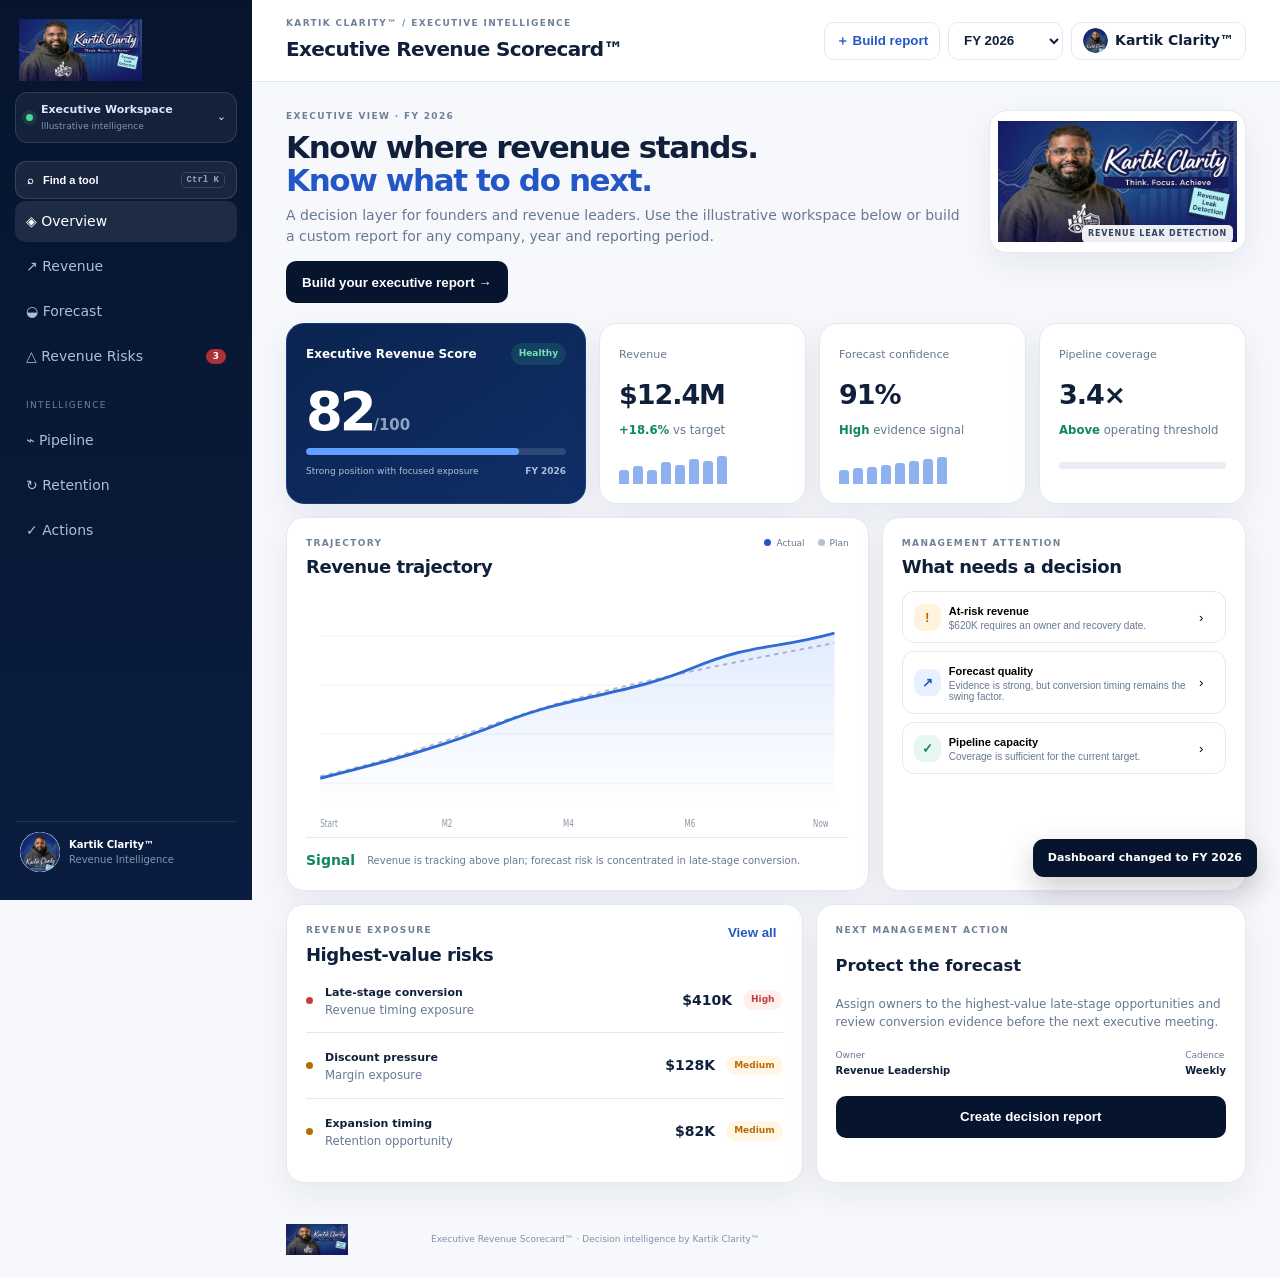
<file: index.html>
<!doctype html>
<html lang="en">
<head>
<meta charset="utf-8"><meta name="viewport" content="width=device-width,initial-scale=1"><meta name="theme-color" content="#07142d"><meta name="description" content="Executive Revenue Scorecard by Kartik Clarity - universal revenue decision report for any company, year and executive role."><link rel="icon" type="image/jpeg" href="assets/kartik-clarity-mark.jpg"><title>Executive Revenue Scorecard™ | Kartik Clarity</title>
<style>
:root{--navy:#07142d;--ink:#10203b;--muted:#687892;--line:#e4e9f1;--bg:#f6f8fc;--white:#fff;--blue:#2457c6;--green:#11875d;--amber:#b96b00;--red:#c53d3d;--shadow:0 12px 34px rgba(16,32,59,.07);--r:18px}*{box-sizing:border-box}html{scroll-behavior:smooth}body{margin:0;background:var(--bg);color:var(--ink);font:14px/1.5 Inter,ui-sans-serif,system-ui,-apple-system,BlinkMacSystemFont,"Segoe UI",sans-serif}.app{min-height:100vh;display:flex}.side{width:252px;background:linear-gradient(180deg,#06142d,#0a1d40);color:#dce7fb;position:fixed;inset:0 auto 0 0;padding:18px 15px;display:flex;flex-direction:column;z-index:30}.brand{height:74px;padding:2px 4px 13px;display:flex;align-items:center}.brand img{width:100%;height:62px;display:block;object-fit:contain;object-position:left center}.workspace{border:1px solid rgba(255,255,255,.12);background:rgba(255,255,255,.055);border-radius:13px;padding:9px 10px;margin-bottom:9px;display:flex;align-items:center;gap:8px;font-size:11px;min-height:46px}.workspace button{border:0;background:transparent;color:#dce7fb;font:inherit;text-align:left;cursor:pointer;padding:0;min-width:0;flex:1}.workspace small{display:block;color:#7f94b8;font-size:9px;margin-top:1px}.dot{width:7px;height:7px;border-radius:50%;background:#4bd39a;box-shadow:0 0 0 4px rgba(75,211,154,.12);flex:0 0 auto}.nav{display:grid;gap:4px}.nav button{border:0;background:transparent;color:#aebed8;text-align:left;padding:10px 11px;border-radius:10px;cursor:pointer;font:inherit;display:flex;gap:10px;align-items:center}.nav button:hover,.nav button.active{background:rgba(255,255,255,.09);color:#fff}.nav button b{margin-left:auto;background:#ad303b;color:#fff;border-radius:99px;padding:1px 7px;font-size:9px}.label{font-size:9px;letter-spacing:.15em;color:#6f82a3;margin:22px 11px 7px;text-transform:uppercase}.finder{margin:9px 0 2px;border:1px solid rgba(255,255,255,.13);background:rgba(255,255,255,.07);color:#fff;border-radius:11px;padding:10px 11px;display:flex;align-items:center;gap:9px;cursor:pointer;font-weight:700;font-size:11px}.finder kbd{margin-left:auto;color:#91a5c7;font-size:9px;border:1px solid rgba(255,255,255,.14);border-radius:5px;padding:2px 5px}.bottom{margin-top:auto}.profile{display:flex;align-items:center;gap:9px;padding:10px 5px;border-top:1px solid rgba(255,255,255,.1);font-size:10px}.profile img{width:40px;height:40px;flex:0 0 40px;border-radius:50%;object-fit:contain;background:#fff;display:block}.profile strong{display:block;color:#fff}.profile span{color:#8295b6}.main{margin-left:252px;width:calc(100% - 252px);min-width:0}.top{min-height:82px;background:rgba(255,255,255,.96);backdrop-filter:blur(14px);border-bottom:1px solid var(--line);display:flex;align-items:center;justify-content:space-between;padding:0 34px;position:sticky;top:0;z-index:20}.eyebrow,.kicker{font-size:9px;letter-spacing:.15em;font-weight:800;color:#71809a}.top h1{font-size:20px;margin:3px 0 0;letter-spacing:-.03em}.tools{display:flex;gap:8px;align-items:center}.select,.user,.toolbtn{height:38px;border:1px solid var(--line);background:#fff;border-radius:10px;padding:0 11px;color:var(--ink)}.select{min-width:115px;font-weight:700;cursor:pointer;outline:none}.toolbtn{cursor:pointer;font-weight:800;color:var(--blue)}.user{display:flex;align-items:center;gap:7px;font-weight:700}.user img{width:25px;height:25px;border-radius:50%;object-fit:contain;background:#fff;display:block}.select:focus,.user:focus,.toolbtn:focus,.nav button:focus-visible,.btn:focus-visible,.textbtn:focus-visible,.finder:focus-visible{outline:3px solid rgba(36,87,198,.2);outline-offset:2px}.content{max-width:1480px;margin:auto;padding:28px 34px 18px}.view{display:none}.view.active{display:block}.hero{display:flex;justify-content:space-between;gap:22px;align-items:flex-start;margin-bottom:20px}.hero h2{font-size:31px;line-height:1.08;letter-spacing:-.045em;margin:7px 0 8px}.hero h2 em{font-style:normal;color:var(--blue)}.copy{max-width:760px;color:var(--muted);margin:0}.hero-brand{width:285px;min-width:230px;height:143px;background:#fff;border:1px solid var(--line);border-radius:18px;box-shadow:var(--shadow);padding:8px;display:flex;align-items:center;justify-content:center;position:relative;overflow:hidden}.hero-brand img{width:100%;height:100%;object-fit:contain;object-position:center}.hero-brand span{position:absolute;right:12px;bottom:9px;font-size:8px;font-weight:800;letter-spacing:.1em;color:#31445f;background:rgba(255,255,255,.92);padding:3px 6px;border-radius:5px}.grid4{display:grid;grid-template-columns:1.45fr repeat(3,1fr);gap:13px}.card,.panel,.page{background:#fff;border:1px solid var(--line);border-radius:var(--r);box-shadow:var(--shadow)}.card{padding:19px;min-width:0}.primary{background:linear-gradient(145deg,#0b2450,#102f67);color:#fff;border-color:#173d79}.head{display:flex;justify-content:space-between;gap:8px;align-items:center;font-size:12px;font-weight:700}.pill{border-radius:99px;padding:4px 8px;font-size:9px}.good{background:#e8f7f0;color:var(--green)}.primary .good{background:rgba(75,211,154,.13);color:#74e1b4}.score{font-size:53px;line-height:1;font-weight:800;letter-spacing:-.06em;margin:20px 0 10px}.score span{font-size:15px;color:#8fa2c2;letter-spacing:0}.meter,.bar{height:7px;background:#e8edf5;border-radius:99px;overflow:hidden}.primary .meter{background:rgba(255,255,255,.13)}.meter i,.bar i{display:block;height:100%;background:var(--blue);border-radius:inherit;transition:width .35s ease}.primary .meter i{background:#61a0ff}.foot{display:flex;justify-content:space-between;gap:10px;margin-top:10px;color:#8394ad;font-size:9px}.primary .foot{color:#aebed8}.metric span{color:var(--muted);font-size:11px}.metric strong{display:block;font-size:27px;letter-spacing:-.04em;margin:11px 0 3px}.metric small{color:var(--muted)}.metric small b{color:var(--green)}.amber{color:var(--amber)!important}.spark{display:flex;align-items:end;gap:4px;height:30px;margin-top:14px}.spark i{width:10px;border-radius:3px 3px 0 0;background:#8eb1ef;height:45%}.spark i:nth-child(2){height:60%}.spark i:nth-child(3){height:48%}.spark i:nth-child(4){height:72%}.spark i:nth-child(5){height:63%}.spark i:nth-child(6){height:84%}.spark i:nth-child(7){height:78%}.spark i:nth-child(8){height:94%}.section{display:grid;grid-template-columns:1.6fr 1fr;gap:13px;margin-top:13px}.panel{padding:19px}.ph{display:flex;justify-content:space-between;align-items:start;gap:12px}.ph h3,.page h2{margin:3px 0 0;font-size:18px;letter-spacing:-.025em}.legend{display:flex;gap:13px;color:var(--muted);font-size:9px}.legend i{display:inline-block;width:7px;height:7px;border-radius:50%;background:var(--blue);margin-right:5px}.legend .p{background:#b8c1d1}.chart{width:100%;height:245px;margin-top:12px}.chart svg{width:100%;height:100%}.gridline{stroke:#edf0f5;stroke-width:1}.plan{fill:none;stroke:#aeb8c8;stroke-width:2;stroke-dasharray:6 6}.actual{fill:none;stroke:#2d67d0;stroke-width:3}.area{fill:url(#g);opacity:.9}.axis text{fill:#8793a6;font-size:10px}.insight{border-top:1px solid var(--line);padding-top:12px;display:flex;gap:12px;align-items:center}.insight strong{color:var(--green);white-space:nowrap}.insight span{color:var(--muted);font-size:10px}.attention{display:grid;gap:8px;margin-top:11px}.att{width:100%;text-align:left;border:1px solid var(--line);background:#fff;border-radius:12px;padding:11px;display:grid;grid-template-columns:27px 1fr 15px;gap:8px;align-items:center;cursor:pointer}.att:hover{border-color:#b8c8e8;background:#fbfcff}.atticon{width:27px;height:27px;border-radius:9px;display:grid;place-items:center;font-weight:800;background:#fff3df;color:var(--amber)}.atticon.blue{background:#e9f0ff;color:var(--blue)}.atticon.green{background:#e7f7ef;color:var(--green)}.att strong{font-size:11px}.att p{margin:2px 0 0;color:var(--muted);font-size:10px}.two{display:grid;grid-template-columns:1.2fr 1fr;gap:13px;margin-top:13px}.riskrow{display:grid;grid-template-columns:8px 1fr auto auto;gap:11px;align-items:center;padding:13px 0;border-bottom:1px solid var(--line)}.riskrow:last-child{border-bottom:0}.sev{width:7px;height:7px;border-radius:50%;background:var(--amber)}.sev.high{background:var(--red)}.riskrow strong{font-size:11px}.riskrow small{display:block;color:var(--muted)}.tag{border-radius:99px;padding:3px 8px;font-size:9px;font-weight:700;background:#fff0f0;color:var(--red)}.tag.med{background:#fff6e6;color:var(--amber)}.action p{color:var(--muted);font-size:12px}.meta{display:flex;justify-content:space-between;gap:10px;color:var(--muted);font-size:9px;margin:18px 0}.meta b{display:block;color:var(--ink);font-size:10px}.btn{width:100%;height:42px;border:0;border-radius:10px;background:var(--navy);color:#fff;font-weight:700;cursor:pointer}.btn:hover{background:#12366c}.textbtn{border:0;background:none;color:var(--blue);font-weight:700;cursor:pointer}.page{padding:27px;max-width:1050px}.page h2{font-size:29px;margin-top:5px}.page>p{color:var(--muted);max-width:700px}.big{font-size:62px;font-weight:800;letter-spacing:-.06em;margin:27px 0 8px}.big small{font-size:13px;letter-spacing:0;color:var(--green)}.stats{display:grid;grid-template-columns:repeat(4,1fr);gap:11px;margin-top:22px}.stats>div{border:1px solid var(--line);border-radius:12px;padding:15px}.stats span{display:block;color:var(--muted);font-size:10px}.stats b{font-size:21px;display:block;margin-top:5px}.riskcards{display:grid;grid-template-columns:repeat(3,1fr);gap:11px;margin-top:22px}.riskcard{border:1px solid var(--line);border-radius:14px;padding:16px}.riskcard.high{border-color:#efb6b6}.riskcard span{font-size:9px;font-weight:800;color:var(--amber)}.riskcard.high span{color:var(--red)}.riskcard h3{font-size:14px;margin:7px 0}.riskcard strong{font-size:27px}.riskcard p{color:var(--muted);font-size:10px}.callout{margin-top:18px;padding:13px;border-radius:12px;background:#fff5e5;color:#8a5700}.actions{margin-top:23px;display:grid;gap:9px;padding:0;list-style:none}.actions li{border:1px solid var(--line);border-radius:13px;padding:14px}.actions b{display:block}.actions span{display:block;color:var(--muted);font-size:10px;margin-top:3px}.footer{padding:23px 34px;color:#8290a7;font-size:9px;display:flex;gap:15px;align-items:center}.footer img{height:31px;width:130px;object-fit:contain;object-position:left center;display:block}.toast{position:fixed;right:23px;bottom:23px;background:#07142d;color:#fff;padding:11px 15px;border-radius:11px;box-shadow:0 12px 30px rgba(0,0,0,.2);font-size:11px;font-weight:700;opacity:0;transform:translateY(8px);pointer-events:none;transition:.25s;z-index:100}.toast.show{opacity:1;transform:none}.modal-backdrop{position:fixed;inset:0;background:rgba(5,16,36,.57);backdrop-filter:blur(7px);z-index:80;display:none;padding:22px;overflow:auto}.modal-backdrop.open{display:grid;place-items:center}.modal{width:min(920px,100%);max-height:calc(100vh - 44px);overflow:auto;background:#fff;border:1px solid rgba(255,255,255,.5);border-radius:22px;box-shadow:0 30px 90px rgba(0,0,0,.28)}.modal-head{padding:22px 23px 17px;border-bottom:1px solid var(--line);display:flex;justify-content:space-between;gap:15px}.modal-head h2{margin:4px 0 5px;font-size:25px;letter-spacing:-.035em}.modal-head p{margin:0;color:var(--muted);font-size:11px}.close{border:1px solid var(--line);background:#fff;border-radius:9px;width:36px;height:36px;cursor:pointer;font-size:20px}.form{padding:19px 23px}.form-section{margin-bottom:20px}.form-title{font-size:9px;letter-spacing:.14em;color:#72809a;font-weight:800;text-transform:uppercase;margin-bottom:9px}.form-grid{display:grid;grid-template-columns:repeat(3,1fr);gap:11px}.field{display:grid;gap:5px}.field.full{grid-column:1/-1}.field label{font-size:10px;font-weight:800;color:#34445f}.field input,.field select,.field textarea{width:100%;border:1px solid #dfe5ee;background:#fbfcfe;border-radius:9px;padding:10px;font:inherit;color:var(--ink);outline:none}.field textarea{min-height:74px;resize:vertical}.field input:focus,.field select:focus,.field textarea:focus{border-color:#7ea4e9;box-shadow:0 0 0 3px rgba(36,87,198,.1)}.help{font-size:9px;color:#8492a8}.modal-actions{padding:14px 23px;border-top:1px solid var(--line);display:flex;justify-content:flex-end;gap:9px;background:#fbfcfe}.secondary{height:40px;padding:0 15px;border:1px solid var(--line);background:#fff;border-radius:9px;font-weight:800;cursor:pointer}.primary-btn{height:40px;padding:0 17px;border:0;background:var(--navy);color:#fff;border-radius:9px;font-weight:800;cursor:pointer}.error{color:var(--red);font-size:10px;margin-top:7px;display:none}.report-backdrop{position:fixed;inset:0;background:#eef2f7;z-index:90;display:none;overflow:auto}.report-backdrop.open{display:block}.report-shell{max-width:1100px;margin:auto;padding:22px}.report-toolbar{display:flex;justify-content:space-between;align-items:center;gap:12px;margin-bottom:15px}.report-toolbar img{height:42px;width:160px;object-fit:contain;object-position:left center}.report-actions{display:flex;gap:8px}.report-sheet{background:#fff;border:1px solid var(--line);border-radius:18px;box-shadow:var(--shadow);padding:36px}.report-kicker{font-size:9px;letter-spacing:.14em;color:#72809a;font-weight:800}.report-sheet h1{font-size:36px;letter-spacing:-.045em;margin:7px 0}.report-sub{color:var(--muted);max-width:780px}.report-meta{display:flex;flex-wrap:wrap;gap:7px;margin:18px 0 23px}.chip{border:1px solid var(--line);border-radius:99px;padding:5px 9px;font-size:9px;font-weight:700;background:#fbfcfe}.report-score{display:grid;grid-template-columns:1.2fr repeat(3,1fr);gap:10px}.scorebox{border:1px solid var(--line);border-radius:13px;padding:15px}.primary-score{background:linear-gradient(145deg,#0b2450,#102f67);color:#fff;border-color:#173d79}.scorelabel{font-size:9px;color:var(--muted)}.primary-score .scorelabel{color:#b6c6df}.scorevalue{font-size:30px;font-weight:800;margin-top:6px;letter-spacing:-.04em}.report-section{margin-top:23px;padding-top:18px;border-top:1px solid var(--line)}.report-section h2{font-size:17px;margin:0 0 9px}.report-section p{color:#52637e}.evidence-grid{display:grid;grid-template-columns:1fr 1fr;gap:9px}.evidence{border:1px solid var(--line);border-radius:11px;padding:12px}.evidence strong{display:block;font-size:10px}.evidence span{display:block;color:var(--muted);font-size:10px;margin-top:3px}.report-table{width:100%;border-collapse:collapse;font-size:10px}.report-table th,.report-table td{text-align:left;padding:10px;border-bottom:1px solid var(--line);vertical-align:top}.report-table th{color:#71809a;font-size:9px;text-transform:uppercase;letter-spacing:.08em}.report-foot{margin-top:25px;padding-top:15px;border-top:1px solid var(--line);font-size:9px;color:#8390a5}.finder-modal{width:min(690px,100%)}.finder-search{padding:16px;border-bottom:1px solid var(--line)}.finder-search input{width:100%;border:0;outline:0;font-size:16px;padding:7px}.finder-list{padding:9px;max-height:55vh;overflow:auto}.finder-group{padding:8px;color:#7b899e;font-size:9px;font-weight:800;letter-spacing:.12em}.finder-item{width:100%;border:0;background:#fff;text-align:left;border-radius:10px;padding:11px;display:flex;gap:11px;align-items:center;cursor:pointer}.finder-item:hover,.finder-item.selected{background:#f1f5fb}.finder-icon{width:34px;height:34px;border-radius:9px;background:#eaf0fb;color:var(--blue);display:grid;place-items:center;font-weight:900}.finder-item strong{display:block;font-size:11px}.finder-item span{display:block;color:var(--muted);font-size:9px}.finder-item em{margin-left:auto;font-style:normal;font-size:8px;color:var(--green);font-weight:800}
@media(max-width:1080px){.side{width:220px}.main{margin-left:220px;width:calc(100% - 220px)}.grid4{grid-template-columns:1fr 1fr}.primary{grid-column:1/-1}.section,.two{grid-template-columns:1fr}.stats{grid-template-columns:1fr 1fr}.hero-brand{width:240px}}@media(max-width:780px){.side{display:none}.main{margin:0;width:100%}.top{padding:0 15px;min-height:68px}.top h1{font-size:16px}.eyebrow{font-size:8px}.tools .select{min-width:96px}.user{display:none}.content{padding:20px 15px}.hero{display:block}.hero h2{font-size:25px}.hero-brand{width:100%;height:120px;margin-top:15px}.grid4{grid-template-columns:1fr}.primary{grid-column:auto}.stats,.riskcards{grid-template-columns:1fr 1fr}.footer{padding:20px 15px;flex-wrap:wrap}.form-grid{grid-template-columns:1fr 1fr}.report-score{grid-template-columns:1fr 1fr}.report-sheet{padding:23px}.report-sheet h1{font-size:29px}}@media(max-width:500px){.tools .toolbtn{display:none}.stats,.riskcards,.form-grid,.report-score,.evidence-grid{grid-template-columns:1fr}.hero h2{font-size:23px}.score{font-size:47px}.modal-backdrop{padding:8px}.modal{border-radius:16px}.modal-head,.form,.modal-actions{padding-left:15px;padding-right:15px}.report-shell{padding:10px}.report-toolbar{align-items:flex-start}.report-toolbar img{width:130px}.report-actions .secondary{display:none}.report-sheet{border-radius:12px}.toast{left:15px;right:15px;bottom:15px;text-align:center}}@media(prefers-reduced-motion:reduce){*,*::before,*::after{scroll-behavior:auto!important;transition:none!important}}@media print{body{background:#fff}.report-backdrop{position:static;display:block!important;background:#fff}.report-shell{padding:0;max-width:none}.report-toolbar{display:none}.report-sheet{border:0;box-shadow:none;border-radius:0;padding:0}.modal-backdrop,.toast,.side,.top,.footer{display:none!important}}
</style>
</head>
<body>
<div class="app"><aside class="side"><div class="brand"><img loading="eager" decoding="async" src="assets/kartik-clarity-logo.jpg" alt="Kartik Clarity™"></div><div class="workspace"><span class="dot"></span><button id="workspaceBtn" type="button"><strong id="workspaceName">Executive Workspace</strong><small id="workspaceMeta">Illustrative intelligence</small></button><span>⌄</span></div><button class="finder" id="finderBtn" type="button">⌕ <span>Find a tool</span><kbd>Ctrl K</kbd></button><nav class="nav" aria-label="Core views"><button class="active" data-view="overview">◈ Overview</button><button data-view="revenue">↗ Revenue</button><button data-view="forecast">◒ Forecast</button><button data-view="risks">△ Revenue Risks <b>3</b></button></nav><div class="label">Intelligence</div><nav class="nav"><button data-view="pipeline">⌁ Pipeline</button><button data-view="retention">↻ Retention</button><button data-view="actions">✓ Actions</button></nav><div class="bottom"><div class="profile"><img loading="eager" decoding="async" src="assets/kartik-clarity-mark.jpg" alt="Kartik Clarity™ mark"><div><strong>Kartik Clarity™</strong><span>Revenue Intelligence</span></div></div></div></aside>
<main class="main"><header class="top"><div><div class="eyebrow">KARTIK CLARITY™ / EXECUTIVE INTELLIGENCE</div><h1>Executive Revenue Scorecard™</h1></div><div class="tools"><button class="toolbtn" id="reportTop" type="button">＋ Build report</button><select class="select" id="period" aria-label="Dashboard period"><option value="q1">Q1 2026</option><option value="q2">Q2 2026</option><option value="q3">Q3 2026</option><option value="fy">FY 2026</option></select><div class="user"><img loading="eager" decoding="async" src="assets/kartik-clarity-mark.jpg" alt=""><span>Kartik Clarity™</span></div></div></header>
<div class="content"><section class="view active" id="overview"><div class="hero"><div><div class="kicker" id="heroKicker">EXECUTIVE VIEW · FY 2026</div><h2>Know where revenue stands.<br><em>Know what to do next.</em></h2><p class="copy">A decision layer for founders and revenue leaders. Use the illustrative workspace below or build a custom report for any company, year and reporting period.</p><div style="margin-top:14px"><button class="btn" style="width:auto;padding:0 16px" id="heroReport">Build your executive report →</button></div></div><div class="hero-brand"><img loading="eager" decoding="async" src="assets/kartik-clarity-logo.jpg" alt="Kartik Clarity™ Revenue Leak Detection"><span>REVENUE LEAK DETECTION</span></div></div>
<div class="grid4"><div class="card primary"><div class="head"><span>Executive Revenue Score</span><span class="pill good" id="scoreStatus">Healthy</span></div><div class="score" id="score">82<span>/100</span></div><div class="meter"><i id="scoreMeter" style="width:82%"></i></div><div class="foot"><span id="scoreText">Strong position with focused exposure</span><b id="scorePeriod">FY 2026</b></div></div><div class="card metric"><span>Revenue</span><strong id="revMetric">$12.4M</strong><small><b id="revDelta">+18.6%</b> vs target</small><div class="spark"><i></i><i></i><i></i><i></i><i></i><i></i><i></i><i></i></div></div><div class="card metric"><span>Forecast confidence</span><strong id="forecastMetric">91%</strong><small><b>High</b> evidence signal</small><div class="spark"><i style="height:45%"></i><i style="height:52%"></i><i style="height:58%"></i><i style="height:64%"></i><i style="height:69%"></i><i style="height:75%"></i><i style="height:84%"></i><i style="height:91%"></i></div></div><div class="card metric"><span>Pipeline coverage</span><strong id="coverageMetric">3.4×</strong><small><b>Above</b> operating threshold</small><div class="bar" style="margin-top:22px"><i id="coverageBar" style="width:88%"></i></div></div></div>
<div class="section"><div class="panel"><div class="ph"><div><div class="kicker">TRAJECTORY</div><h3>Revenue trajectory</h3></div><div class="legend"><span><i></i>Actual</span><span><i class="p"></i>Plan</span></div></div><div class="chart"><svg viewBox="0 0 760 250" preserveAspectRatio="none"><defs><linearGradient id="g" x1="0" y1="0" x2="0" y2="1"><stop offset="0" stop-color="#5d96ff" stop-opacity=".2"/><stop offset="1" stop-color="#5d96ff" stop-opacity="0"/></linearGradient></defs><path class="gridline" d="M20 45H740M20 95H740M20 145H740M20 195H740"/><path class="plan" d="M20 188 C130 170 200 150 290 128 S480 88 740 52"/><path id="actualPath" class="actual" d="M20 190 C120 172 190 158 280 132 S450 105 540 78 S650 60 740 42"/><path id="areaPath" class="area" d="M20 190 C120 172 190 158 280 132 S450 105 540 78 S650 60 740 42 L740 220 L20 220Z"/><g class="axis"><text x="20" y="240">Start</text><text x="190" y="240">M2</text><text x="360" y="240">M4</text><text x="530" y="240">M6</text><text x="710" y="240">Now</text></g></svg></div><div class="insight"><strong>Signal</strong><span id="trajectoryInsight">Revenue is tracking above plan; forecast risk is concentrated in late-stage conversion.</span></div></div><div class="panel"><div class="ph"><div><div class="kicker">MANAGEMENT ATTENTION</div><h3>What needs a decision</h3></div></div><div class="attention"><button class="att"><span class="atticon">!</span><div><strong>At-risk revenue</strong><p id="attentionRisk">$620K requires an owner and recovery date.</p></div><span>›</span></button><button class="att"><span class="atticon blue">↗</span><div><strong>Forecast quality</strong><p>Evidence is strong, but conversion timing remains the swing factor.</p></div><span>›</span></button><button class="att"><span class="atticon green">✓</span><div><strong>Pipeline capacity</strong><p>Coverage is sufficient for the current target.</p></div><span>›</span></button></div></div></div>
<div class="two"><div class="panel"><div class="ph"><div><div class="kicker">REVENUE EXPOSURE</div><h3>Highest-value risks</h3></div><button class="textbtn" data-view-link="risks">View all</button></div><div class="riskrow"><span class="sev high"></span><div><strong>Late-stage conversion</strong><small>Revenue timing exposure</small></div><b>$410K</b><span class="tag">High</span></div><div class="riskrow"><span class="sev"></span><div><strong>Discount pressure</strong><small>Margin exposure</small></div><b>$128K</b><span class="tag med">Medium</span></div><div class="riskrow"><span class="sev"></span><div><strong>Expansion timing</strong><small>Retention opportunity</small></div><b>$82K</b><span class="tag med">Medium</span></div></div><div class="panel action"><div class="kicker">NEXT MANAGEMENT ACTION</div><h3>Protect the forecast</h3><p>Assign owners to the highest-value late-stage opportunities and review conversion evidence before the next executive meeting.</p><div class="meta"><div><span>Owner</span><b>Revenue Leadership</b></div><div><span>Cadence</span><b>Weekly</b></div></div><button class="btn" id="actionReport">Create decision report</button></div></div></section>
<section class="view" id="revenue"><div class="page"><div class="kicker">REVENUE</div><h2>Revenue performance</h2><p>Understand target attainment, momentum and revenue quality without losing the executive context.</p><div class="big" id="revenueBig">$12.4M <small>+18.6% vs target</small></div><div class="stats"><div><span>Target</span><b>$10.5M</b></div><div><span>Forecast</span><b>$13.1M</b></div><div><span>At risk</span><b>$620K</b></div><div><span>Gross margin</span><b>72%</b></div></div><div class="callout">Executive interpretation: revenue is ahead of plan, but management should protect late-stage conversion and verify forecast timing.</div></div></section>
<section class="view" id="forecast"><div class="page"><div class="kicker">FORECAST</div><h2>Forecast confidence</h2><p>Separate forecast size from forecast trust. Confidence improves when the evidence behind the number is visible.</p><div class="big">91% <small>high evidence signal</small></div><div class="stats"><div><span>Current forecast</span><b>$13.1M</b></div><div><span>Achieved revenue</span><b>$12.4M</b></div><div><span>Pipeline coverage</span><b>3.4×</b></div><div><span>Timing risk</span><b>Medium</b></div></div><div class="callout">Decision: review late-stage close dates and evidence quality before increasing the forecast.</div></div></section>
<section class="view" id="risks"><div class="page"><div class="kicker">REVENUE EXPOSURE</div><h2>Revenue risks</h2><p>Prioritize risks by financial exposure, not by how visually urgent they appear.</p><div class="riskcards"><div class="riskcard high"><span>HIGH</span><h3>Late-stage conversion</h3><strong>$410K</strong><p>Timing exposure in late-stage opportunities.</p></div><div class="riskcard"><span>MEDIUM</span><h3>Discount pressure</h3><strong>$128K</strong><p>Potential margin erosion.</p></div><div class="riskcard"><span>MEDIUM</span><h3>Expansion timing</h3><strong>$82K</strong><p>Expansion opportunity not yet secured.</p></div></div><ul class="actions"><li><b>1. Assign an owner to $410K exposure</b><span>Set a recovery date and evidence requirement.</span></li><li><b>2. Review discounting on late-stage deals</b><span>Protect margin before close.</span></li><li><b>3. Create an expansion review</b><span>Prioritize accounts with clear expansion signals.</span></li></ul></div></section>
<section class="view" id="pipeline"><div class="page"><div class="kicker">PIPELINE</div><h2>Pipeline capacity</h2><p>Coverage is a capacity signal, not a guarantee. Pair it with conversion quality and timing evidence.</p><div class="big">3.4× <small>qualified coverage</small></div><div class="stats"><div><span>Qualified pipeline</span><b>$42M</b></div><div><span>Win rate</span><b>24%</b></div><div><span>Sales cycle</span><b>72 days</b></div><div><span>Coverage threshold</span><b>3.0×</b></div></div><div class="callout">Pipeline capacity is currently above threshold. The constraint to watch is conversion timing, not raw volume.</div></div></section>
<section class="view" id="retention"><div class="page"><div class="kicker">CUSTOMER REVENUE</div><h2>Retention signal</h2><p>Retention protects the quality of growth and reveals revenue leakage that acquisition metrics can hide.</p><div class="big">108% <small>net revenue retention</small></div><div class="stats"><div><span>Gross retention</span><b>94%</b></div><div><span>Net retention</span><b>108%</b></div><div><span>At-risk revenue</span><b>$620K</b></div><div><span>Expansion signal</span><b>Positive</b></div></div><div class="callout">Retention is supportive of growth. Keep attention on the identified at-risk revenue pool rather than broad retention intervention.</div></div></section>
<section class="view" id="actions"><div class="page"><div class="kicker">MANAGEMENT ACTIONS</div><h2>Decision queue</h2><p>A short list of actions tied to measurable revenue exposure.</p><ul class="actions"><li><b>Protect $410K late-stage exposure</b><span>Owner: Revenue Leadership · Review weekly · Require close-date evidence.</span></li><li><b>Review $128K discount pressure</b><span>Owner: Sales Leadership · Validate margin impact before approval.</span></li><li><b>Convert $82K expansion opportunity</b><span>Owner: Account Leadership · Establish next action and date.</span></li><li><b>Generate a custom executive report</b><span>Enter actual company evidence and print a decision-ready report.</span></li></ul><button class="btn" style="margin-top:18px" id="actionReport2">＋ Build custom executive report</button></div></section></div>
<footer class="footer"><img loading="eager" decoding="async" src="assets/kartik-clarity-logo.jpg" alt="Kartik Clarity™"><span>Executive Revenue Scorecard™ · Decision intelligence by Kartik Clarity™</span></footer></main></div><div class="toast" id="toast" role="status" aria-live="polite"></div>
<div class="modal-backdrop" id="reportModal"><div class="modal" role="dialog" aria-modal="true" aria-labelledby="reportTitle"><div class="modal-head"><div><div class="kicker">KARTIK CLARITY™ · UNIVERSAL REPORT</div><h2 id="reportTitle">Build your executive revenue report</h2><p>Any company. Any year. Any executive role. Enter what you know; optional fields can stay blank.</p></div><button class="close" id="reportClose" type="button" aria-label="Close">×</button></div><form class="form" id="reportForm"><div class="form-section"><div class="form-title">Company context</div><div class="form-grid"><div class="field"><label for="company">Company name *</label><input id="company" name="company" required placeholder="Acme Corporation"></div><div class="field"><label for="industry">Industry</label><input id="industry" name="industry" placeholder="SaaS, services, manufacturing..."></div><div class="field"><label for="role">Executive role</label><select id="role" name="role"><option>CEO / Founder</option><option>CRO</option><option>VP Sales</option><option>VP Revenue</option><option>RevOps Leader</option><option>CFO</option><option>COO</option><option>Board / Investor</option><option>Other Executive</option></select></div><div class="field"><label for="year">Reporting year *</label><input id="year" name="year" type="number" min="1900" max="2200" required></div><div class="field"><label for="currency">Currency</label><select id="currency" name="currency"><option>USD</option><option>CAD</option><option>GBP</option><option>EUR</option><option>AED</option><option>INR</option><option>AUD</option><option>SGD</option></select></div><div class="field"><label for="scope">Reporting period</label><select id="scope" name="scope"><option>Full year</option><option>Year to date</option><option>Q1</option><option>Q2</option><option>Q3</option><option>Q4</option><option>Custom period</option></select></div></div></div><div class="form-section"><div class="form-title">Revenue evidence</div><div class="form-grid"><div class="field"><label for="revenue">Revenue achieved</label><input id="revenue" name="revenue" type="number" min="0" step="0.01" placeholder="12400000"><span class="help">Use the selected currency.</span></div><div class="field"><label for="target">Revenue target</label><input id="target" name="target" type="number" min="0" step="0.01" placeholder="10500000"></div><div class="field"><label for="forecast">Current forecast</label><input id="forecast" name="forecast" type="number" min="0" step="0.01" placeholder="13100000"></div><div class="field"><label for="pipeline">Qualified pipeline</label><input id="pipeline" name="pipeline" type="number" min="0" step="0.01" placeholder="42000000"></div><div class="field"><label for="winRate">Win rate %</label><input id="winRate" name="winRate" type="number" min="0" max="100" step="0.1" placeholder="24"></div><div class="field"><label for="margin">Gross margin %</label><input id="margin" name="margin" type="number" min="0" max="100" step="0.1" placeholder="72"></div></div></div><div class="form-section"><div class="form-title">Customer & risk evidence</div><div class="form-grid"><div class="field"><label for="grr">Gross retention %</label><input id="grr" name="grr" type="number" min="0" max="150" step="0.1" placeholder="94"></div><div class="field"><label for="nrr">Net retention %</label><input id="nrr" name="nrr" type="number" min="0" max="200" step="0.1" placeholder="108"></div><div class="field"><label for="risk">At-risk revenue</label><input id="risk" name="risk" type="number" min="0" step="0.01" placeholder="620000"></div><div class="field"><label for="cycle">Sales cycle days</label><input id="cycle" name="cycle" type="number" min="0" step="1" placeholder="72"></div><div class="field full"><label for="notes">Management context</label><textarea id="notes" name="notes" maxlength="1000" placeholder="Key risks, market conditions, concentration, strategic context, or anything management should know..."></textarea></div></div></div><div class="error" id="formError"></div></form><div class="modal-actions"><button class="secondary" id="reportCancel" type="button">Cancel</button><button class="primary-btn" id="generateReport" type="button">Generate report →</button></div></div></div>
<div class="modal-backdrop" id="finderModal"><div class="modal finder-modal" role="dialog" aria-modal="true" aria-labelledby="finderTitle"><div class="modal-head"><div><div class="kicker">KARTIK CLARITY™ · PRODUCT NAVIGATION</div><h2 id="finderTitle">Find a tool</h2><p>Everything here belongs to Executive Revenue Scorecard™. The separate 12-tool site can own the broader diagnostic ecosystem.</p></div><button class="close" id="finderClose" type="button" aria-label="Close">×</button></div><div class="finder-search"><input id="finderSearch" autocomplete="off" placeholder="Search report, evidence, actions, workspace..." aria-label="Search scorecard tools"></div><div class="finder-list" id="finderList"><div class="finder-group">EXECUTIVE INTELLIGENCE</div><button class="finder-item" data-tool="report"><span class="finder-icon">▣</span><div><strong>Executive Report Generator</strong><span>Enter company evidence and create a printable decision report.</span></div><em>OPEN</em></button><button class="finder-item" data-tool="overview"><span class="finder-icon">◈</span><div><strong>Executive Revenue Scorecard</strong><span>Return to the executive overview and revenue state.</span></div><em>CURRENT</em></button><button class="finder-item" data-tool="evidence"><span class="finder-icon">✓</span><div><strong>Revenue Evidence Review</strong><span>Review the evidence behind revenue, forecast, pipeline and retention signals.</span></div><em>VIEW</em></button><button class="finder-item" data-tool="actions"><span class="finder-icon">→</span><div><strong>Management Action Plan</strong><span>Turn the highest-value exposures into owned decisions.</span></div><em>VIEW</em></button><div class="finder-group">WORKSPACE</div><button class="finder-item" data-tool="workspace"><span class="finder-icon">◎</span><div><strong>Custom Company Workspace</strong><span>Open the universal report builder for any company and year.</span></div><em>BUILD</em></button></div></div></div>
<div class="report-backdrop" id="reportView"><div class="report-shell"><div class="report-toolbar"><img loading="eager" decoding="async" src="assets/kartik-clarity-logo.jpg" alt="Kartik Clarity™"><div class="report-actions"><button class="secondary" id="reportEdit" type="button">← Edit inputs</button><button class="primary-btn" id="printReport" type="button">Print / Save PDF</button></div></div><article class="report-sheet" id="reportSheet"></article></div></div>
<script>
(()=>{const $=(s,r=document)=>r.querySelector(s),$$=(s,r=document)=>[...r.querySelectorAll(s)],esc=v=>String(v??'').replace(/[&<>"']/g,c=>({'&':'&amp;','<':'&lt;','>':'&gt;','"':'&quot;',"'":'&#39;'}[c]));const n=v=>{const x=Number(v);return Number.isFinite(x)?x:0},clamp=(x,a=0,b=100)=>Math.max(a,Math.min(b,x)),money=(v,c)=>{if(v===''||v==null)return'Not provided';try{return new Intl.NumberFormat(undefined,{style:'currency',currency:c||'USD',maximumFractionDigits:0}).format(n(v))}catch{return `${n(v).toLocaleString()} ${c||'USD'}`}},pct=v=>v===''||v==null?'Not provided':`${n(v).toFixed(1)}%`;
const toast=m=>{const t=$('#toast');t.textContent=m;t.classList.add('show');clearTimeout(window.__toast);window.__toast=setTimeout(()=>t.classList.remove('show'),2200)};const currentYear=new Date().getFullYear();let profile={company:'',industry:'',role:'CEO / Founder',year:currentYear,currency:'USD',scope:'Full year',revenue:'',target:'',forecast:'',pipeline:'',winRate:'',margin:'',grr:'',nrr:'',risk:'',cycle:'',notes:''};try{profile={...profile,...JSON.parse(localStorage.getItem('kc-executive-report')||'{}')}}catch{}
const open=id=>$(id).classList.add('open'),close=id=>$(id).classList.remove('open');function hydrate(){Object.entries(profile).forEach(([k,v])=>{const e=$(`[name="${k}"]`);if(e)e.value=v})}function openReport(){hydrate();open('#reportModal');setTimeout(()=>$('#company').focus(),40)}['#reportTop','#heroReport','#actionReport','#actionReport2'].forEach(s=>$(s)?.addEventListener('click',openReport));$('#reportClose').onclick=()=>close('#reportModal');$('#reportCancel').onclick=()=>close('#reportModal');$('#reportModal').addEventListener('click',e=>{if(e.target.id==='reportModal')close('#reportModal')});
const nav=v=>{$$('.view').forEach(x=>x.classList.toggle('active',x.id===v));$$('.nav button[data-view]').forEach(b=>b.classList.toggle('active',b.dataset.view===v));window.scrollTo({top:0,behavior:'smooth'})};$$('.nav button[data-view]').forEach(b=>b.addEventListener('click',()=>nav(b.dataset.view)));$$('[data-view-link]').forEach(b=>b.addEventListener('click',()=>nav(b.dataset.viewLink)));
const DATA={q1:{label:'Q1 2026',score:76,rev:'$2.8M',delta:'+11.4%',forecast:'86%',coverage:'2.8×',risk:'$390K',insight:'Revenue is above the quarterly plan, but pipeline coverage needs monitoring as the quarter progresses.'},q2:{label:'Q2 2026',score:80,rev:'$5.9M',delta:'+15.1%',forecast:'89%',coverage:'3.1×',risk:'$470K',insight:'Momentum improved; the main swing factor is late-stage conversion quality.'},q3:{label:'Q3 2026',score:84,rev:'$9.2M',delta:'+17.8%',forecast:'92%',coverage:'3.3×',risk:'$540K',insight:'Revenue is tracking strongly. Protect forecast quality as deal timing compresses.'},fy:{label:'FY 2026',score:82,rev:'$12.4M',delta:'+18.6%',forecast:'91%',coverage:'3.4×',risk:'$620K',insight:'Revenue is tracking above plan; forecast risk is concentrated in late-stage conversion.'}};
function setPeriod(k){const d=DATA[k]||DATA.fy,label=d.label;$('#heroKicker').textContent=`EXECUTIVE VIEW · ${label}`;$('#score').innerHTML=`${d.score}<span>/100</span>`;$('#scoreMeter').style.width=d.score+'%';$('#scorePeriod').textContent=label;$('#revMetric').textContent=d.rev;$('#revDelta').textContent=d.delta;$('#forecastMetric').textContent=d.forecast;$('#coverageMetric').textContent=d.coverage;$('#coverageBar').style.width=Math.min(100,n(d.coverage)*25)+'%';$('#attentionRisk').textContent=`${d.risk} requires an owner and recovery date.`;$('#trajectoryInsight').textContent=d.insight;$('#period').value=k;toast(`Dashboard changed to ${label}`)}$('#period').addEventListener('change',e=>setPeriod(e.target.value));
function collect(){return Object.fromEntries(new FormData($('#reportForm')).entries())}function calculate(d){const revenue=n(d.revenue),target=n(d.target),forecast=n(d.forecast),pipeline=n(d.pipeline),risk=n(d.risk),win=n(d.winRate),nrr=n(d.nrr),grr=n(d.grr),margin=n(d.margin),parts=[];if(target&&revenue)parts.push(clamp(50+((revenue/target)-1)*250));if(revenue&&forecast)parts.push(clamp(100-Math.abs((forecast-revenue)/revenue)*250));if(revenue&&pipeline)parts.push(clamp((pipeline/revenue)/3*100));if(nrr)parts.push(clamp(nrr-5));else if(grr)parts.push(clamp(grr+5));if(d.risk!=='')parts.push(clamp(100-(risk/Math.max(revenue,1))*250));if(d.winRate!=='')parts.push(clamp(win*3));if(margin)parts.push(clamp(margin*1.2));return{revenue,target,forecast,pipeline,risk,win,nrr,grr,margin,score:parts.length?Math.round(parts.reduce((a,b)=>a+b,0)/parts.length):null,coverage:revenue?pipeline/revenue:null,achievement:target&&revenue?(revenue/target-1)*100:null,forecastGap:revenue&&forecast?(forecast/revenue-1)*100:null,data:parts.length,total:7}}
function buildReport(d){const c=calculate(d),score=c.score,title=score==null?'Insufficient evidence':score>=80?'Strong revenue position':score>=70?'Healthy with focused exposure':score>=55?'Material exposure detected':'High revenue leakage risk',summary=score==null?'Add more operating inputs to produce a stronger decision signal.':score>=80?'Performance is broadly healthy. Focus management attention on the highest-value exposure rather than broad intervention.':score>=70?'The revenue system is working, but one or more measurable constraints deserve executive attention.':score>=55?'The business has identifiable revenue risk. Prioritize the largest financial exposure and verify its root cause.':'Multiple indicators suggest material revenue exposure. Validate the data and create an immediate recovery plan.',actions=[];if(c.risk>0)actions.push(['Protect the largest exposed revenue pool',`${money(c.risk,d.currency)} is identified as at-risk revenue. Assign an owner, evidence source and dated recovery action.`]);if(c.coverage!==null&&c.coverage<3)actions.push(['Rebuild pipeline coverage',`Qualified pipeline is ${c.coverage.toFixed(1)}× achieved revenue. Validate whether coverage is sufficient for the required outcome.`]);if(d.winRate!==''&&c.win<20)actions.push(['Improve conversion quality',`Win rate is ${pct(d.winRate)}. Inspect qualification, stage conversion and deal velocity before adding more volume.`]);if(d.nrr!==''&&c.nrr<100)actions.push(['Stop customer revenue leakage',`Net revenue retention is ${pct(d.nrr)}. Identify churn and contraction drivers by account segment.`]);if(d.margin!==''&&c.margin<60)actions.push(['Protect revenue quality',`Gross margin is ${pct(d.margin)}. Review discounting, delivery economics and low-margin revenue sources.`]);if(!actions.length)actions.push(['Establish the next management review','Assign owners, dates and measurable outcomes to the highest-value opportunities identified in this scorecard.']);const quality=Math.round(c.data/c.total*100),achievement=c.achievement==null?'Not provided':`${c.achievement>=0?'+':''}${c.achievement.toFixed(1)}%`,forecastGap=c.forecastGap==null?'Not provided':`${c.forecastGap>=0?'+':''}${c.forecastGap.toFixed(1)}%`;$('#reportSheet').innerHTML=`<div class="report-kicker">KARTIK CLARITY™ · EXECUTIVE REVENUE INTELLIGENCE</div><h1>${esc(d.company)} — Executive Revenue Report</h1><p class="report-sub">Prepared for ${esc(d.role)} · ${esc(d.scope)} ${esc(d.year)} · ${esc(d.industry||'Industry not specified')} · ${esc(d.currency)}. ${esc(summary)}</p><div class="report-meta"><span class="chip">${esc(d.company)}</span><span class="chip">${esc(d.role)}</span><span class="chip">${esc(d.scope)} ${esc(d.year)}</span><span class="chip">Data coverage ${quality}%</span></div><div class="report-score"><div class="scorebox primary-score"><div class="scorelabel">Executive Revenue Score</div><div class="scorevalue">${score==null?'—':score}<span style="font-size:13px;color:#a9bad5"> / 100</span></div></div><div class="scorebox"><div class="scorelabel">Revenue achieved</div><div class="scorevalue" style="font-size:22px">${money(d.revenue,d.currency)}</div></div><div class="scorebox"><div class="scorelabel">Current forecast</div><div class="scorevalue" style="font-size:22px">${money(d.forecast,d.currency)}</div></div><div class="scorebox"><div class="scorelabel">Pipeline coverage</div><div class="scorevalue" style="font-size:22px">${c.coverage===null?'Not provided':c.coverage.toFixed(1)+'×'}</div></div></div><section class="report-section"><h2>Executive interpretation</h2><p>${esc(summary)} ${c.achievement!==null?`Revenue is <strong>${Math.abs(c.achievement).toFixed(1)}% ${c.achievement>=0?'above':'below'} target</strong>.`:''} ${c.forecastGap!==null?`Forecast is <strong>${Math.abs(c.forecastGap).toFixed(1)}% ${c.forecastGap>=0?'above':'below'} achieved revenue</strong>.`:''}</p></section><section class="report-section"><h2>Evidence review</h2><div class="evidence-grid"><div class="evidence"><strong>Target attainment</strong><span>${achievement} vs target</span></div><div class="evidence"><strong>Forecast signal</strong><span>${forecastGap} relative to achieved revenue</span></div><div class="evidence"><strong>Retention</strong><span>${d.nrr!==''?`NRR ${pct(d.nrr)}`:d.grr!==''?`GRR ${pct(d.grr)}`:'Not provided'}</span></div><div class="evidence"><strong>Risk exposure</strong><span>${d.risk!==''?money(d.risk,d.currency):'Not provided'}</span></div><div class="evidence"><strong>Win rate</strong><span>${d.winRate!==''?pct(d.winRate):'Not provided'}</span></div><div class="evidence"><strong>Gross margin</strong><span>${d.margin!==''?pct(d.margin):'Not provided'}</span></div></div></section><section class="report-section"><h2>Priority management action plan</h2><table class="report-table"><thead><tr><th>Priority</th><th>Action</th></tr></thead><tbody>${actions.slice(0,5).map((a,i)=>`<tr><td><strong>${i+1}. ${esc(a[0])}</strong></td><td>${esc(a[1])}</td></tr>`).join('')}</tbody></table></section>${d.notes?`<section class="report-section"><h2>Management context</h2><p>${esc(d.notes)}</p></section>`:''}<div class="report-foot">Generated by Executive Revenue Scorecard™ · Kartik Clarity™. This is decision support based on the evidence entered by the user; it is not an audited financial statement.</div>`;close('#reportModal');$('#reportView').classList.add('open');document.body.style.overflow='hidden';localStorage.setItem('kc-executive-report',JSON.stringify(d));$('#workspaceName').textContent=d.company;$('#workspaceMeta').textContent=`${d.scope} ${d.year} · ${d.role}`;toast('Executive report generated')}
$('#generateReport').onclick=()=>{const d=collect(),err=$('#formError');if(!d.company||!d.year){err.textContent='Company name and reporting year are required.';err.style.display='block';return}err.style.display='none';profile=d;buildReport(d)};$('#reportEdit').onclick=()=>{$('#reportView').classList.remove('open');document.body.style.overflow='';openReport()};$('#printReport').onclick=()=>window.print();
const finder=()=>{open('#finderModal');$('#finderSearch').value='';filterFinder('');setTimeout(()=>$('#finderSearch').focus(),40)};$('#finderBtn').onclick=finder;$('#finderClose').onclick=()=>close('#finderModal');$('#finderModal').addEventListener('click',e=>{if(e.target.id==='finderModal')close('#finderModal')});function filterFinder(q){const x=q.toLowerCase();$$('.finder-item').forEach(i=>i.style.display=i.textContent.toLowerCase().includes(x)?'flex':'none')}$('#finderSearch').addEventListener('input',e=>filterFinder(e.target.value));$$('.finder-item').forEach(i=>i.addEventListener('click',()=>{const t=i.dataset.tool;if(t==='report'||t==='workspace'){close('#finderModal');openReport()}else if(t==='overview'){close('#finderModal');nav('overview')}else if(t==='actions'){close('#finderModal');nav('actions')}else{close('#finderModal');nav('overview');toast('Evidence review is available in the executive overview')}}));document.addEventListener('keydown',e=>{if((e.ctrlKey||e.metaKey)&&e.key.toLowerCase()==='k'){e.preventDefault();finder()}if(e.key==='Escape'){close('#reportModal');close('#finderModal');if($('#reportView').classList.contains('open')){$('#reportView').classList.remove('open');document.body.style.overflow=''}}});$('#workspaceBtn').onclick=openReport;setPeriod('fy');
})();
</script></body></html>
</file>
